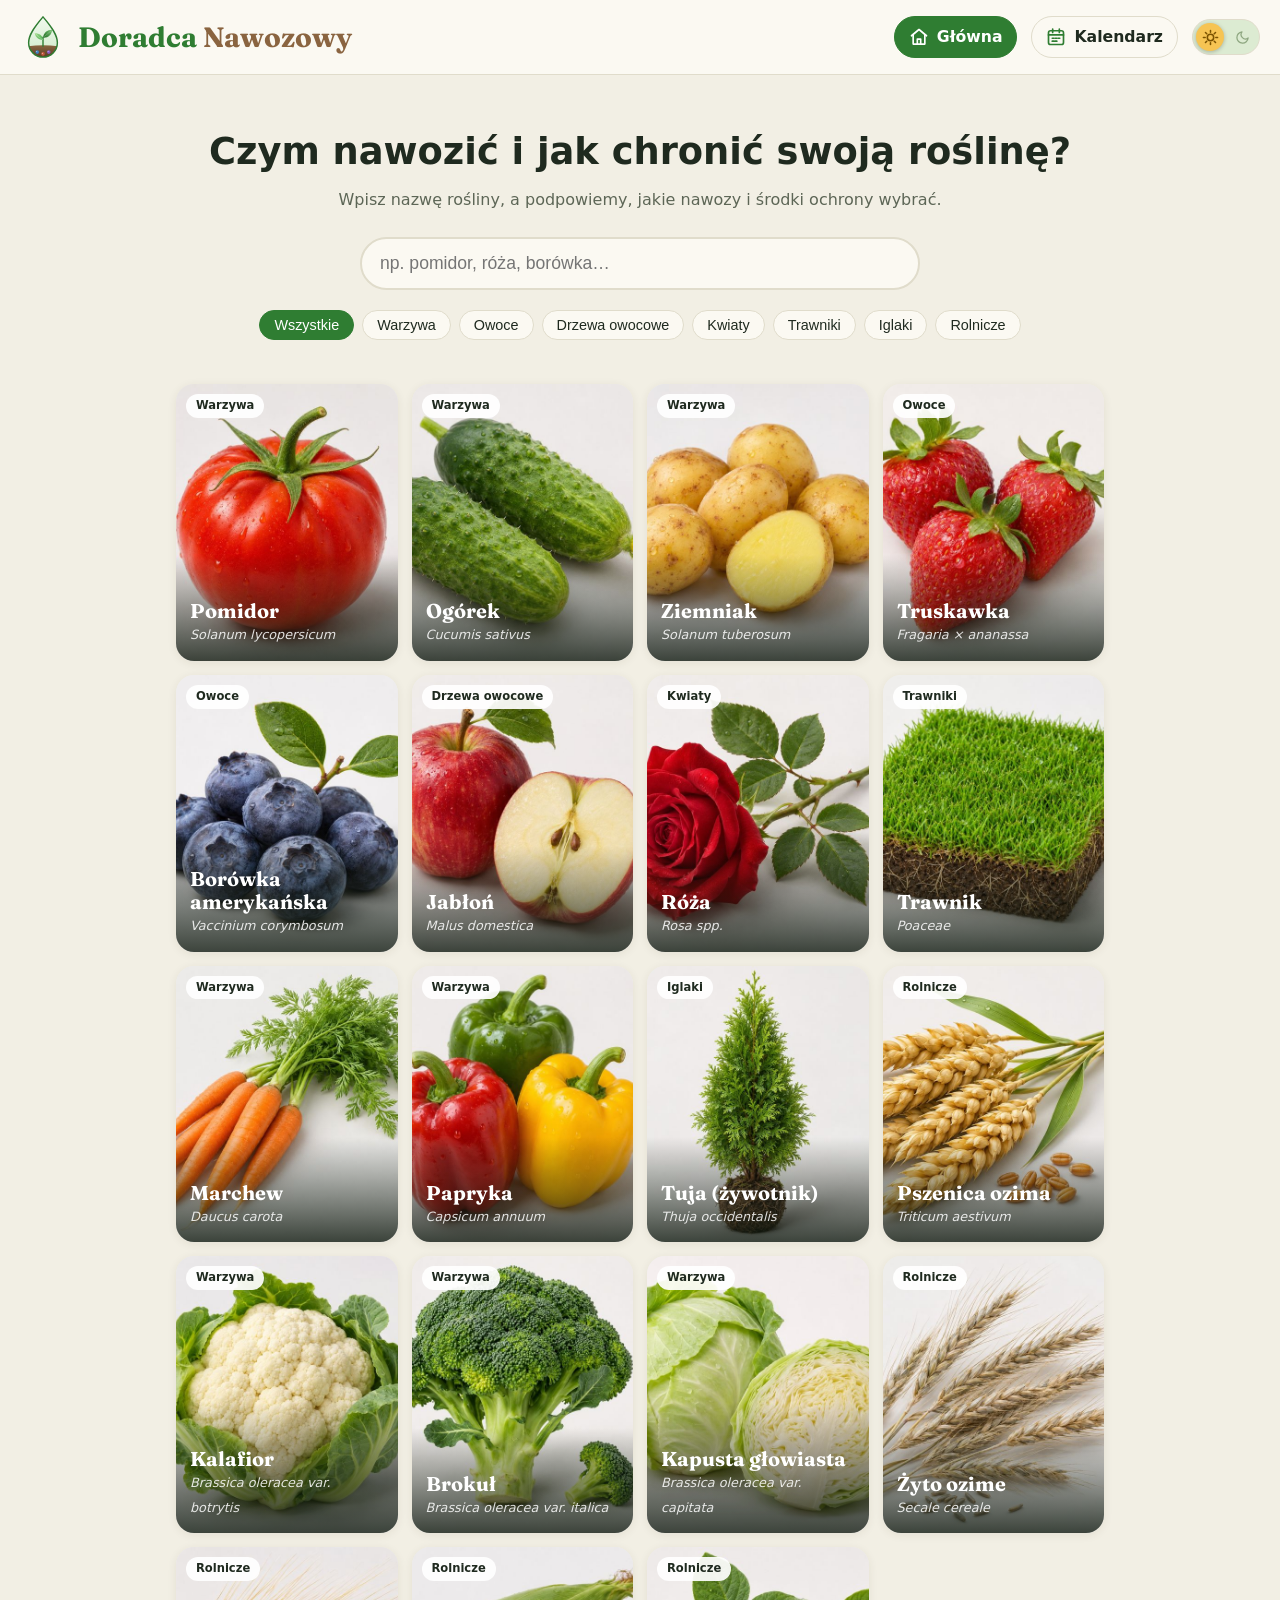
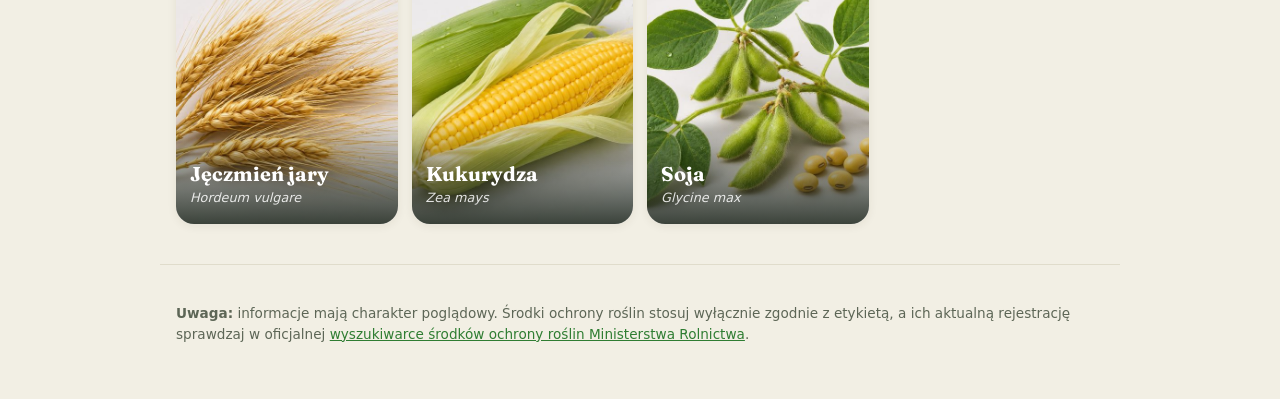
<file: index.html>
<!doctype html>
<html lang="pl">
<head>
  <meta charset="utf-8">
  <meta name="viewport" content="width=device-width, initial-scale=1">
  <title>Doradca Nawozowy</title>
  <meta name="description" content="Wpisz nazwę rośliny i sprawdź, jak ją nawozić i chronić przed chorobami oraz szkodnikami.">
  <link rel="icon" type="image/svg+xml" href="logo/logo.svg">
  <link rel="preconnect" href="https://fonts.googleapis.com">
  <link rel="preconnect" href="https://fonts.gstatic.com" crossorigin>
  <link rel="stylesheet" href="https://fonts.googleapis.com/css2?family=Fraunces:opsz,wght@9..144,700&display=swap">
  <link rel="stylesheet" href="style.css?v=2026-11-24j">
  <link rel="stylesheet" href="kalendarz.css?v=2026-11-24j">
  <script>
    // Zapamiętany motyw ustawiamy przed narysowaniem strony, żeby nie mignęła w złych kolorach.
    try { const m = localStorage.getItem("motyw"); if (m === "jasny" || m === "ciemny") document.documentElement.dataset.motyw = m; } catch (e) {}
  </script>
</head>
<body>
  <header class="naglowek">
    <a href="#" class="logo"><img src="logo/logo.svg" alt="" width="46" height="46"><span>Doradca <span class="logo-n">Nawozowy</span></span></a>
    <nav class="naglowek-prawa" aria-label="Menu">
    <a href="#" id="zakladka-glowna" class="zakladka">
      <svg viewBox="0 0 24 24" fill="none" stroke="currentColor" stroke-width="2" stroke-linecap="round" stroke-linejoin="round" aria-hidden="true"><path d="M3 10.5 12 3l9 7.5"/><path d="M5 9v11.5h14V9"/><path d="M10 20.5v-6h4v6"/></svg>
      <span>Główna</span>
    </a>
    <a href="#kalendarz" id="zakladka-kalendarz" class="zakladka">
      <svg viewBox="0 0 24 24" fill="none" stroke="currentColor" stroke-width="2" stroke-linecap="round" stroke-linejoin="round" aria-hidden="true"><rect x="3" y="4.5" width="18" height="16.5" rx="2.5"/><path d="M3 9.5h18M8 2.5v4M16 2.5v4"/><path d="M7.5 13.5h2M11 13.5h2M14.5 13.5h2M7.5 17h2M11 17h2"/></svg>
      <span>Kalendarz</span>
    </a>
    <button type="button" id="przelacz-motyw" class="przelacz-motyw" role="switch" aria-checked="false" aria-label="Tryb ciemny">
      <span class="tor" aria-hidden="true">
        <svg class="tlo-slonce" viewBox="0 0 24 24" fill="none" stroke="currentColor" stroke-width="2" stroke-linecap="round"><circle cx="12" cy="12" r="4.5"/><path d="M12 2v2.5M12 19.5V22M2 12h2.5M19.5 12H22M4.9 4.9l1.8 1.8M17.3 17.3l1.8 1.8M4.9 19.1l1.8-1.8M17.3 6.7l1.8-1.8"/></svg>
        <svg class="tlo-ksiezyc" viewBox="0 0 24 24" fill="none" stroke="currentColor" stroke-width="2" stroke-linecap="round" stroke-linejoin="round"><path d="M21 12.8A9 9 0 1 1 11.2 3a7 7 0 0 0 9.8 9.8z"/></svg>
        <span class="galka">
          <svg class="ikona-slonce" viewBox="0 0 24 24" fill="none" stroke="currentColor" stroke-width="2.2" stroke-linecap="round"><circle cx="12" cy="12" r="4.5"/><path d="M12 2v2.5M12 19.5V22M2 12h2.5M19.5 12H22M4.9 4.9l1.8 1.8M17.3 17.3l1.8 1.8M4.9 19.1l1.8-1.8M17.3 6.7l1.8-1.8"/></svg>
          <svg class="ikona-ksiezyc" viewBox="0 0 24 24" fill="none" stroke="currentColor" stroke-width="2.2" stroke-linecap="round" stroke-linejoin="round"><path d="M21 12.8A9 9 0 1 1 11.2 3a7 7 0 0 0 9.8 9.8z"/></svg>
        </span>
      </span>
    </button>
    </nav>
  </header>

  <nav id="pasek-powrotu" class="pasek-powrotu" aria-label="Nawigacja" hidden></nav>

  <main>
    <section class="hero">
      <h1>Czym nawozić i jak chronić swoją roślinę?</h1>
      <p class="podtytul">Wpisz nazwę rośliny, a podpowiemy, jakie nawozy i środki ochrony wybrać.</p>

      <div class="szukaj">
        <input id="pole-szukaj" type="search" placeholder="np. pomidor, róża, borówka…" autocomplete="off" aria-label="Nazwa rośliny">
        <ul id="podpowiedzi" class="podpowiedzi" role="listbox" hidden></ul>
      </div>

      <div class="kategorie" id="kategorie"></div>
    </section>

    <section id="wynik" class="wynik" hidden></section>

    <section id="lista" class="lista"></section>
  </main>

  <footer class="stopka">
    <p><strong>Uwaga:</strong> informacje mają charakter poglądowy. Środki ochrony roślin stosuj wyłącznie zgodnie z etykietą,
      a ich aktualną rejestrację sprawdzaj w oficjalnej
      <a href="https://www.gov.pl/web/rolnictwo/wyszukiwarka-srodkow-ochrony-roslin" target="_blank" rel="noopener">wyszukiwarce środków ochrony roślin Ministerstwa Rolnictwa</a>.</p>
  </footer>

  <script src="data/rosliny.js?v=2026-11-24j"></script>
  <script src="data/nawozy.js?v=2026-11-24j"></script>
  <script src="data/naturalne.js?v=2026-11-24j"></script>
  <script src="kalkulator.js?v=2026-11-24j"></script>
  <script src="strona-naturalne.js?v=2026-11-24j"></script>
  <script src="notatka.js?v=2026-11-24j"></script>
  <script src="strona-ph.js?v=2026-11-24j"></script>
  <script src="data/kalendarz.js?v=2026-11-24j"></script>
  <script src="strona-kalendarz.js?v=2026-11-24j"></script>
  <script src="app.js?v=2026-11-24j"></script>
  <script src="motyw.js?v=2026-11-24j"></script>
</body>
</html>
</file>
<file: style.css>
/* ===== Motywy kolorów =====
   Jasny „len i liść”: ciepłe, lniane tło zamiast czystej bieli.
   Ciemny „las nocą”: głęboki mech i ziemia zamiast czystej czerni.
   Domyślnie strona idzie za ustawieniem systemu; przycisk w nagłówku
   ustawia <html data-motyw="jasny|ciemny"> i zapamiętuje wybór. */
:root {
  color-scheme: light;
  --tlo: #f2efe4;
  --karta: #fbf9f2;
  --tekst: #1f2a1f;
  --tekst-slaby: #5d6656;
  --akcent: #2f7d32;
  --akcent-jasny: #e2eed9;
  --na-akcencie: #ffffff;
  --ramka: #e0dccb;
  --ostrzezenie: #fbefd2;
  --braz: #8a6440;
  --cien: 0 2px 10px rgba(60, 50, 20, 0.08);
  --ocena-tak-tlo: #dff3dc; --ocena-tak: #1f6b22;
  --ocena-umiar-tlo: #fff1c9; --ocena-umiar: #7a5a00;
  --ocena-nie-tlo: #fbdcdc; --ocena-nie: #9b2222;
  --N: #3b82c4;
  --P: #c4573b;
  --K: #8a5bc4;
}

@media (prefers-color-scheme: dark) {
  :root:not([data-motyw="jasny"]) {
    color-scheme: dark;
    --tlo: #1a231d;
    --karta: #233028;
    --tekst: #e9ebe0;
    --tekst-slaby: #a9b5a1;
    --akcent: #7cc576;
    --akcent-jasny: #2c3d30;
    --na-akcencie: #13200f;
    --ramka: #354639;
    --ostrzezenie: #3a3222;
    --braz: #d2b48c;
    --cien: 0 2px 12px rgba(0, 0, 0, 0.25);
    --ocena-tak-tlo: #1f3a20; --ocena-tak: #8fdc92;
    --ocena-umiar-tlo: #3a3218; --ocena-umiar: #f0cf6c;
    --ocena-nie-tlo: #3d1f1f; --ocena-nie: #f29b9b;
  }
}
:root[data-motyw="ciemny"] {
  color-scheme: dark;
  --tlo: #1a231d;
  --karta: #233028;
  --tekst: #e9ebe0;
  --tekst-slaby: #a9b5a1;
  --akcent: #7cc576;
  --akcent-jasny: #2c3d30;
  --na-akcencie: #13200f;
  --ramka: #354639;
  --ostrzezenie: #3a3222;
  --braz: #d2b48c;
  --cien: 0 2px 12px rgba(0, 0, 0, 0.25);
  --ocena-tak-tlo: #1f3a20; --ocena-tak: #8fdc92;
  --ocena-umiar-tlo: #3a3218; --ocena-umiar: #f0cf6c;
  --ocena-nie-tlo: #3d1f1f; --ocena-nie: #f29b9b;
}

* { box-sizing: border-box; }
[hidden] { display: none !important; }

body {
  margin: 0;
  font-family: system-ui, -apple-system, "Segoe UI", Roboto, sans-serif;
  background: var(--tlo);
  color: var(--tekst);
  line-height: 1.55;
}

a { color: var(--akcent); }

.naglowek {
  padding: 14px 20px;
  border-bottom: 1px solid var(--ramka);
  background: var(--karta);
}

/* --- Pasek powrotu (przyklejony u góry ekranu) --- */
.pasek-powrotu {
  position: sticky; top: 0; z-index: 20;
  display: flex; gap: 10px; flex-wrap: wrap; align-items: center;
  padding: 10px max(16px, calc((100% - 928px) / 2));
  background: color-mix(in srgb, var(--tlo) 88%, transparent);
  backdrop-filter: blur(8px);
  border-bottom: 1px solid var(--ramka);
}
.powrot {
  display: inline-flex; align-items: center; gap: 8px;
  font: inherit; font-size: 1.05rem; font-weight: 600;
  padding: 10px 20px; min-height: 44px;
  border-radius: 999px; cursor: pointer;
  transition: transform .1s, background .15s;
}
.powrot .strzalka { font-size: 1.3rem; line-height: 1; }
.powrot:active { transform: scale(0.97); }
.powrot-glowny { background: var(--akcent); color: var(--na-akcencie); border: 2px solid var(--akcent); }
.powrot-glowny:hover { filter: brightness(1.08); }
.powrot-roslina { background: var(--karta); color: var(--tekst); border: 2px solid var(--ramka); }
.powrot-roslina:hover { border-color: var(--akcent); }
#wynik { margin-top: 20px; }

/* --- Kalkulator --- */
.kalk { display: grid; grid-template-columns: minmax(0, 1fr) minmax(0, 1.3fr); gap: 20px; margin-top: 8px; }
.kalk-pola { display: grid; gap: 12px; align-content: start; }
.pole { display: grid; gap: 4px; font-size: 0.85rem; color: var(--tekst-slaby); }
.pole input, .pole select {
  font: inherit; font-size: 1rem; color: var(--tekst); background: var(--karta);
  border: 1px solid var(--ramka); border-radius: 10px; padding: 8px 10px; width: 100%;
}
.pole input:focus, .pole select:focus { outline: 2px solid var(--akcent); border-color: transparent; }
.razem { display: grid; grid-template-columns: 1fr 80px; gap: 8px; }
.kalk-wynik { background: var(--tlo); border-radius: 14px; padding: 16px; }
.kalk-wynik h4 { margin: 0 0 10px; }
.kalk-wynik h4 + * { margin-bottom: 18px; }
.skladniki { display: grid; gap: 6px; }
.skladnik { display: grid; grid-template-columns: 12px 1fr auto auto; gap: 10px; align-items: center; font-size: 0.92rem; }
.kropka { width: 10px; height: 10px; border-radius: 50%; }
.tabela { width: 100%; border-collapse: collapse; font-size: 0.92rem; }
.tabela th { text-align: left; font-size: 0.8rem; color: var(--tekst-slaby); font-weight: 600; padding: 6px 4px; border-bottom: 1px solid var(--ramka); }
.tabela td { padding: 10px 4px; border-bottom: 1px solid var(--ramka); vertical-align: top; }
.tabela .liczba { text-align: right; white-space: nowrap; }
.slaby { color: var(--tekst-slaby); font-size: 0.85em; }
.maly { font-size: 0.8rem; margin-bottom: 0; }
.ostrz { background: var(--ostrzezenie); padding: 8px 12px; border-radius: 10px; font-size: 0.9rem; }

.grupa { border: 1px solid var(--ramka); border-radius: 14px; padding: 10px 14px 14px; margin: 0; display: grid; gap: 10px; min-width: 0; }
.grupa legend { font-weight: 600; padding: 0 6px; }
.dwa { display: grid; grid-template-columns: 1fr 1fr; gap: 10px; }
.trzy { display: grid; grid-template-columns: repeat(3, 1fr); gap: 8px; }
.jedn { font-size: 0.75rem; opacity: 0.8; }
.pole select:disabled { opacity: 0.75; background: var(--akcent-jasny); }
.badanie { background: var(--tlo); border-radius: 10px; padding: 10px 12px; }
.badanie summary { cursor: pointer; font-weight: 600; color: var(--akcent); font-size: 0.92rem; }
.badanie[open] { display: grid; gap: 10px; }
.badanie[open] summary { margin-bottom: 2px; }
.link-przycisk { background: none; border: none; color: var(--akcent); cursor: pointer; padding: 0; font: inherit; font-size: 0.85rem; justify-self: start; }
.nat-wynik { background: var(--karta); border-radius: 10px; padding: 10px 12px; margin-bottom: 18px; }
.nat-wynik p { margin: 4px 0; }

/* --- Poradnik: nawozy naturalne --- */
.przelicznik { background: var(--akcent-jasny); border-radius: 14px; padding: 12px 18px; margin: 16px 0; }
.przelicznik h4 { margin: 0 0 6px; }
.przelicznik ul { margin: 0; padding-left: 20px; }
.nat-siatka { display: grid; grid-template-columns: repeat(auto-fill, minmax(260px, 1fr)); gap: 14px; }
.nat-karta { border: 1px solid var(--ramka); border-radius: 14px; padding: 14px 16px; font-size: 0.92rem; }
.nat-karta header { display: flex; gap: 10px; align-items: center; }
.nat-karta h3 { margin: 0 0 4px; font-size: 1.05rem; }
.nat-karta p { margin: 8px 0; }
.nat-ikona { font-size: 2rem; }
.nat-sklad { display: flex; gap: 14px; flex-wrap: wrap; background: var(--tlo); border-radius: 10px; padding: 8px 12px; }
.nat-sklad div { display: flex; align-items: center; gap: 6px; }
.nat-dawka { background: var(--tlo); border-radius: 10px; padding: 8px 12px; }
.ocena { display: inline-block; font-weight: 600; font-size: 0.85rem; padding: 2px 10px; border-radius: 999px; white-space: nowrap; }
.ocena-tak { background: var(--ocena-tak-tlo); color: var(--ocena-tak); }
.ocena-umiar { background: var(--ocena-umiar-tlo); color: var(--ocena-umiar); }
.ocena-nie { background: var(--ocena-nie-tlo); color: var(--ocena-nie); }
.obornik-info { margin-top: 12px; border: 1px solid var(--ramka); border-radius: 12px; padding: 10px 14px; }
.obornik-info p { margin: 6px 0 0; }
.tabela-przewijana { overflow-x: auto; }
.przycisk { display: inline-block; background: var(--akcent); color: var(--na-akcencie); text-decoration: none; padding: 10px 18px; border-radius: 999px; font-weight: 600; }
button.przycisk { border: none; cursor: pointer; font: inherit; font-weight: 600; }
button.przycisk:disabled { opacity: 0.6; cursor: default; }
.przycisk-jasny { background: var(--akcent-jasny); color: var(--tekst); }
.kalk-prawa { display: grid; gap: 12px; align-content: start; min-width: 0; }
.akcje { display: flex; gap: 10px; flex-wrap: wrap; }

/* --- Poradnik: pH --- */
.maly-link { display: block; font-size: 0.82rem; margin-top: 6px; }
.ph-skala { margin: 18px 0 8px; }
.ph-klasy { position: relative; height: 34px; border-radius: 10px; overflow: hidden; }
.ph-klasy div { position: absolute; top: 0; bottom: 0; display: flex; align-items: center; justify-content: center; }
.ph-klasy span { font-size: 0.75rem; font-weight: 600; color: #1b1b1b; white-space: nowrap; overflow: hidden; text-overflow: ellipsis; padding: 0 4px; }
.ph-podzialka, .ph-os { position: relative; height: 20px; display: block; }
.ph-podzialka span, .ph-os span { position: absolute; transform: translateX(-50%); font-size: 0.8rem; color: var(--tekst-slaby); }
.ph-sprawdz { background: var(--tlo); border-radius: 14px; padding: 14px 16px; margin: 16px 0; }
.ph-sprawdz h4 { margin: 0 0 10px; }
.ph-sprawdz p { margin: 10px 0 0; }
.werdykt-ok { background: var(--akcent-jasny); padding: 8px 12px; border-radius: 10px; font-size: 0.9rem; }
.dwa-tekst { display: grid; grid-template-columns: 1fr 1fr; gap: 12px; }
.dwa-tekst div { background: var(--tlo); border-radius: 12px; padding: 10px 14px; font-size: 0.92rem; }
.ph-skutek ul { padding-left: 18px; margin: 8px 0 0; }
.ph-skutek li { margin-bottom: 6px; }
.ph-skutek.kwasna { border-top: 4px solid #e8913a; }
.ph-skutek.zasadowa { border-top: 4px solid #4a8fd4; }
.ph-wykres { display: grid; gap: 4px; }
.ph-wiersz { display: grid; grid-template-columns: 170px 1fr 70px; gap: 10px; align-items: center; text-decoration: none; color: var(--tekst); padding: 4px 6px; border-radius: 8px; font-size: 0.9rem; }
.ph-wiersz:not(.naglowek):hover { background: var(--tlo); }
.ph-wiersz.wybrana { background: var(--akcent-jasny); font-weight: 600; }
.ph-tor { position: relative; height: 12px; background: linear-gradient(90deg, #d9534f33, #e8913a33, #d6c13a33, #5cb85c33, #4a8fd433); border-radius: 999px; }
.ph-pasek { position: absolute; top: 0; bottom: 0; background: var(--akcent); border-radius: 999px; }
.ph-zakres { color: var(--tekst-slaby); font-size: 0.85rem; text-align: right; }
.ph-wiersz.naglowek .ph-tor { background: none; }
@media (max-width: 600px) {
  .ph-wiersz { grid-template-columns: 110px 1fr 56px; font-size: 0.8rem; }
  .dwa-tekst { grid-template-columns: 1fr; }
  .ph-klasy span { font-size: 0.6rem; }
}

/* --- Wydruk notatki: drukujemy tylko #notatka-druk --- */
#notatka-druk { display: none; }
@media print {
  body { background: #fff !important; }
  body > *:not(#notatka-druk) { display: none !important; }
  #notatka-druk { display: block; }
  @page { size: A4; margin: 12mm 15mm; }
}

@media (max-width: 720px) {
  .trzy { grid-template-columns: 1fr 1fr 1fr; }
  .kalk { grid-template-columns: 1fr; }
  .skladnik { grid-template-columns: 12px 1fr auto; }
  .skladnik .slaby { grid-column: 2 / -1; }
}

.naglowek { display: flex; align-items: center; justify-content: space-between; gap: 12px; }
.logo { display: inline-flex; align-items: center; gap: 12px; font-family: "Fraunces", Georgia, "Times New Roman", serif; font-weight: 700; font-size: 1.75rem; line-height: 1.1; text-decoration: none; color: var(--akcent); }
.logo img { width: 46px; height: 46px; flex-shrink: 0; }
.logo .logo-n { color: var(--braz); }
@media (max-width: 420px) { .logo { font-size: 1.3rem; } .logo img { width: 38px; height: 38px; } }

/* --- Przełącznik motywu --- */
/* Suwak: w trybie jasnym gałka-słońce stoi po lewej, w ciemnym gałka-księżyc przesuwa się w prawo. */
.przelacz-motyw { flex: none; padding: 4px; margin: -4px; background: none; border: none; cursor: pointer; border-radius: 999px; }
.przelacz-motyw:focus-visible { outline: 2px solid var(--akcent); outline-offset: 2px; }
.przelacz-motyw .tor {
  --szer: 68px; --gal: 28px;
  position: relative; display: flex; align-items: center; justify-content: space-between;
  width: var(--szer); height: 36px; padding: 0 9px; border-radius: 999px;
  background: #dcebd2; border: 1px solid var(--ramka); color: #6d8a5e;
  transition: background .3s, border-color .3s;
}
.przelacz-motyw:hover .tor { border-color: var(--akcent); }
.przelacz-motyw .tor > svg { width: 15px; height: 15px; opacity: .7; }
.przelacz-motyw .galka {
  position: absolute; top: 3px; left: 3px; width: var(--gal); height: var(--gal); border-radius: 50%;
  display: grid; place-items: center;
  background: #f6c453; color: #7a5200; box-shadow: 0 1px 4px rgba(0, 0, 0, .25);
  transition: transform .3s cubic-bezier(.4, .2, .2, 1.2), background .3s, color .3s;
}
.przelacz-motyw .galka svg { width: 17px; height: 17px; grid-area: 1 / 1; transition: opacity .2s; }
.przelacz-motyw .galka .ikona-ksiezyc { opacity: 0; }
.przelacz-motyw:active .galka { width: calc(var(--gal) + 4px); border-radius: 999px; }

/* Wygląd suwaka w trybie ciemnym (ustawionym ręcznie albo przez system) */
:root[data-motyw="ciemny"] .przelacz-motyw .tor { background: #12201a; border-color: #3d5244; color: #8aa392; }
:root[data-motyw="ciemny"] .przelacz-motyw .galka { transform: translateX(calc(var(--szer) - var(--gal) - 8px)); background: #e4e8d6; color: #2a3a2e; }
:root[data-motyw="ciemny"] .przelacz-motyw .galka .ikona-slonce { opacity: 0; }
:root[data-motyw="ciemny"] .przelacz-motyw .galka .ikona-ksiezyc { opacity: 1; }
@media (prefers-color-scheme: dark) {
  :root:not([data-motyw="jasny"]) .przelacz-motyw .tor { background: #12201a; border-color: #3d5244; color: #8aa392; }
  :root:not([data-motyw="jasny"]) .przelacz-motyw .galka { transform: translateX(calc(var(--szer) - var(--gal) - 8px)); background: #e4e8d6; color: #2a3a2e; }
  :root:not([data-motyw="jasny"]) .przelacz-motyw .galka .ikona-slonce { opacity: 0; }
  :root:not([data-motyw="jasny"]) .przelacz-motyw .galka .ikona-ksiezyc { opacity: 1; }
}
@media (prefers-reduced-motion: reduce) { .przelacz-motyw .galka, .przelacz-motyw .tor { transition: none; } }

main { max-width: 960px; margin: 0 auto; padding: 0 16px 40px; }

.hero { text-align: center; padding: 48px 0 24px; }
.hero h1 { font-size: clamp(1.6rem, 4vw, 2.3rem); margin: 0 0 8px; }
.podtytul { color: var(--tekst-slaby); margin: 0 0 24px; }

.szukaj { position: relative; max-width: 560px; margin: 0 auto; }
#pole-szukaj {
  width: 100%;
  font-size: 1.1rem;
  padding: 14px 18px;
  border: 2px solid var(--ramka);
  border-radius: 999px;
  background: var(--karta);
  color: var(--tekst);
  outline: none;
}
#pole-szukaj:focus { border-color: var(--akcent); }

.podpowiedzi {
  position: absolute;
  left: 0; right: 0; top: calc(100% + 6px);
  margin: 0; padding: 6px;
  list-style: none;
  background: var(--karta);
  border: 1px solid var(--ramka);
  border-radius: 14px;
  box-shadow: var(--cien);
  text-align: left;
  z-index: 10;
}
.podpowiedzi li { padding: 10px 12px; border-radius: 10px; cursor: pointer; display: flex; gap: 10px; align-items: center; }
.podpowiedzi li.aktywna, .podpowiedzi li:hover { background: var(--akcent-jasny); }
.podpowiedzi .lac { color: var(--tekst-slaby); font-style: italic; font-size: 0.9rem; margin-left: auto; }
.podpowiedzi .brak { cursor: default; color: var(--tekst-slaby); }

.kategorie { display: flex; flex-wrap: wrap; gap: 8px; justify-content: center; margin-top: 20px; }
.kategoria {
  border: 1px solid var(--ramka);
  background: var(--karta);
  color: var(--tekst);
  padding: 6px 14px;
  border-radius: 999px;
  cursor: pointer;
  font-size: 0.9rem;
}
.kategoria.wybrana { background: var(--akcent); color: var(--na-akcencie); border-color: var(--akcent); }

/* --- Kafelki roślin: „pocztówki” – zdjęcie na całą kartę, podpis na ciemnym przejściu --- */
.lista {
  display: grid;
  grid-template-columns: repeat(auto-fill, minmax(210px, 1fr));
  gap: 14px;
  margin-top: 20px;
}
.kafel {
  position: relative; display: block; overflow: hidden;
  aspect-ratio: 4 / 5; border-radius: 18px;
  background: #f1f0ec; box-shadow: var(--cien);
  text-decoration: none; color: #fff;
  transition: transform .2s, box-shadow .2s;
}
.kafel:hover { transform: translateY(-3px); box-shadow: 0 10px 26px rgba(30, 40, 20, .22); }
.kafel:focus-visible { outline: 3px solid var(--akcent); outline-offset: 3px; }
.kafel-grafika { display: block; width: 100%; height: 100%; object-fit: cover; transition: transform .4s; }
.kafel:hover .kafel-grafika { transform: scale(1.06); }
.kafel-podpis {
  position: absolute; inset: auto 0 0 0; padding: 44px 14px 14px;
  background: linear-gradient(transparent, rgba(15, 25, 15, .8));
}
.kafel-podpis b { display: block; font-family: "Fraunces", Georgia, serif; font-size: 1.25rem; font-weight: 700; line-height: 1.15; }
.kafel-podpis span { font-size: 0.8rem; font-style: italic; opacity: .85; }
.kafel-kat {
  position: absolute; top: 10px; left: 10px;
  font-size: 0.72rem; font-weight: 700; padding: 3px 10px; border-radius: 999px;
  background: rgba(255, 255, 255, .92); color: #1f2a1f;
}
@media (max-width: 520px) {
  .lista { grid-template-columns: 1fr 1fr; gap: 10px; }
  .kafel { border-radius: 14px; }
  .kafel-podpis { padding: 36px 10px 10px; }
  .kafel-podpis b { font-size: 1.02rem; }
  .kafel-podpis span { display: none; }
}
.podpowiedzi .miniatura { width: 36px; height: 36px; flex: none; border-radius: 8px; object-fit: cover; }

.naglowek-grafika { margin: 0; flex: none; }
.karta-grafika { display: block; width: 200px; height: 150px; object-fit: cover; border-radius: 14px; border: 1px solid var(--ramka); background: #f1f0ec; }
@media (max-width: 640px) { .naglowek-grafika { width: 100%; } .karta-grafika { width: 100%; height: auto; aspect-ratio: 4 / 3; } }

/* --- Karta wyniku --- */
.wynik {
  background: var(--karta);
  border: 1px solid var(--ramka);
  border-radius: 18px;
  padding: 24px;
  box-shadow: var(--cien);
}
.wynik-naglowek { display: flex; gap: 16px; align-items: center; flex-wrap: wrap; }
.wynik-naglowek .ikona { font-size: 3rem; }
.wynik-naglowek h2 { margin: 0; }
.wynik-naglowek .lac { color: var(--tekst-slaby); font-style: italic; }
.wroc { margin-left: auto; background: none; border: 1px solid var(--ramka); color: var(--tekst); padding: 6px 14px; border-radius: 999px; cursor: pointer; }

.info { display: grid; grid-template-columns: repeat(auto-fit, minmax(200px, 1fr)); gap: 12px; margin: 20px 0; }
.info div { background: var(--tlo); border-radius: 12px; padding: 12px 14px; }
.info .etykieta { font-size: 0.8rem; color: var(--tekst-slaby); display: block; }

h3 { margin: 28px 0 12px; font-size: 1.2rem; }

.npk { display: grid; gap: 10px; max-width: 420px; }
.npk-wiersz { display: grid; grid-template-columns: 110px 1fr 70px; align-items: center; gap: 10px; font-size: 0.95rem; }
.pasek { height: 10px; background: var(--tlo); border-radius: 999px; overflow: hidden; }
.pasek span { display: block; height: 100%; border-radius: 999px; }
.poziom { color: var(--tekst-slaby); font-size: 0.85rem; }

.harmonogram { list-style: none; padding: 0; margin: 0; display: grid; gap: 10px; }
.harmonogram li { border-left: 4px solid var(--akcent); padding: 8px 14px; background: var(--tlo); border-radius: 0 10px 10px 0; }
.harmonogram strong { display: block; }

.chipy { display: flex; flex-wrap: wrap; gap: 8px; }
.chip { background: var(--akcent-jasny); padding: 6px 12px; border-radius: 999px; font-size: 0.9rem; }

.problemy { display: grid; gap: 12px; }
.problem { border: 1px solid var(--ramka); border-radius: 14px; padding: 14px 16px; }
.problem h4 { margin: 0 0 8px; display: flex; gap: 8px; align-items: center; flex-wrap: wrap; }
.typ { font-size: 0.75rem; font-weight: 600; text-transform: uppercase; padding: 2px 8px; border-radius: 6px; background: var(--tlo); color: var(--tekst-slaby); }
.problem p { margin: 4px 0; }

.uwaga { background: var(--ostrzezenie); border-radius: 12px; padding: 12px 16px; margin-top: 20px; font-size: 0.92rem; }

.stopka { max-width: 960px; margin: 0 auto; padding: 24px 16px 40px; color: var(--tekst-slaby); font-size: 0.85rem; border-top: 1px solid var(--ramka); }

@media (max-width: 520px) {
  .wynik { padding: 16px; }
  .npk-wiersz { grid-template-columns: 90px 1fr 60px; }
  .wroc { margin-left: 0; }
}

/* ===== Karta rośliny: krok po kroku ===== */
.wynik-naglowek { align-items: flex-start; flex-wrap: nowrap; }
.wynik-tytul { min-width: 0; }
.wynik-tytul h2 { font-family: "Fraunces", Georgia, serif; font-size: clamp(1.7rem, 4vw, 2.2rem); line-height: 1.1; }
.wynik-opis { margin: 10px 0 0; }
.szybkie { display: flex; flex-wrap: wrap; gap: 8px; margin-top: 12px; }
.szybkie span { background: var(--akcent-jasny); border-radius: 999px; padding: 4px 12px; font-size: 0.85rem; }

/* Pasek kroków */
.kroki-nav {
  display: grid; grid-template-columns: repeat(5, 1fr); gap: 0;
  margin: 24px -24px 0; padding: 16px 24px 0; border-top: 1px solid var(--ramka);
  scroll-margin-top: 80px;
}
.krok-przycisk {
  position: relative; display: flex; flex-direction: column; align-items: center; gap: 6px;
  background: none; border: none; cursor: pointer; padding: 4px 2px 12px; font: inherit;
  color: var(--tekst-slaby); font-size: 0.85rem; font-weight: 600;
}
/* linia łącząca kółka */
.krok-przycisk::before {
  content: ""; position: absolute; top: 19px; left: -50%; width: 100%; height: 3px;
  background: var(--ramka); z-index: 0;
}
.krok-przycisk:first-child::before { display: none; }
.krok-nr {
  position: relative; z-index: 1; display: grid; place-items: center;
  width: 32px; height: 32px; border-radius: 50%;
  background: var(--karta); border: 2px solid var(--ramka); color: var(--tekst-slaby);
  transition: background .2s, border-color .2s, color .2s;
}
.krok-przycisk:hover .krok-nr { border-color: var(--akcent); }
.krok-przycisk.zrobiony .krok-nr { background: var(--akcent-jasny); border-color: var(--akcent); color: var(--akcent); }
.krok-przycisk.zrobiony::before, .krok-przycisk.aktywny::before { background: var(--akcent); }
.krok-przycisk.aktywny { color: var(--tekst); }
.krok-przycisk.aktywny .krok-nr { background: var(--akcent); border-color: var(--akcent); color: var(--na-akcencie); box-shadow: 0 0 0 4px var(--akcent-jasny); }
.krok-przycisk.aktywny::after {
  content: ""; position: absolute; bottom: 0; left: 20%; right: 20%; height: 3px; border-radius: 3px; background: var(--akcent);
}
.krok-nazwa { text-align: center; line-height: 1.2; }

/* Treść kroku */
.krok { margin: 0 -24px -24px; padding: 20px 24px 24px; background: var(--tlo); border-top: 1px solid var(--ramka); border-radius: 0 0 18px 18px; }
.krok .info div, .krok .harmonogram li, .krok .kalk-wynik, .krok .badanie { background: var(--karta); }
.krok-naglowek { margin-bottom: 18px; }
.krok-licznik { font-size: 0.78rem; font-weight: 700; text-transform: uppercase; letter-spacing: .06em; color: var(--akcent); }
.krok-naglowek h3 { margin: 2px 0 4px; font-size: 1.45rem; }
.krok-naglowek p { margin: 0; color: var(--tekst-slaby); }
.krok-podtytul { margin: 22px 0 10px; font-size: 1rem; }
.krok .info { margin: 0; }
.krok .npk { background: var(--karta); border-radius: 12px; padding: 14px 16px; max-width: none; }
.krok-stopka { display: flex; justify-content: space-between; align-items: center; gap: 12px; flex-wrap: wrap; margin-top: 24px; padding-top: 18px; border-top: 1px dashed var(--ramka); }
.krok-wstecz { background: none; border: 1px solid var(--ramka); color: var(--tekst); padding: 9px 16px; border-radius: 999px; cursor: pointer; font: inherit; font-weight: 600; }
.krok-wstecz:hover { border-color: var(--akcent); }
.krok-dalej { margin-left: auto; }

/* Oś czasu nawożenia */
.os-czasu { list-style: none; margin: 0; padding: 0; display: grid; gap: 0; }
.os-czasu li { position: relative; display: grid; grid-template-columns: 36px 1fr; gap: 14px; padding-bottom: 18px; }
.os-czasu li:not(:last-child)::before { content: ""; position: absolute; left: 17px; top: 36px; bottom: 0; width: 2px; background: var(--ramka); }
.os-nr { display: grid; place-items: center; width: 36px; height: 36px; border-radius: 50%; background: var(--akcent); color: var(--na-akcencie); font-weight: 700; }
.os-czasu li > div { background: var(--karta); border: 1px solid var(--ramka); border-radius: 12px; padding: 10px 14px; }
.os-czasu p { margin: 4px 0 0; }

/* Ochrona – zwijane karty */
.krok .problem { background: var(--karta); padding: 0; }
.problem summary { display: flex; align-items: center; gap: 10px; flex-wrap: wrap; padding: 12px 16px; cursor: pointer; list-style: none; font-weight: 600; }
.problem summary::-webkit-details-marker { display: none; }
.problem summary::after { content: "+"; margin-left: auto; font-size: 1.3rem; line-height: 1; color: var(--akcent); }
.problem[open] summary::after { content: "–"; }
.problem[open] summary { border-bottom: 1px solid var(--ramka); }
.problem dl { margin: 0; padding: 12px 16px 14px; display: grid; grid-template-columns: max-content 1fr; gap: 6px 14px; }
.problem dt { font-weight: 600; color: var(--tekst-slaby); font-size: 0.9rem; }
.problem dd { margin: 0; }

@media (max-width: 640px) {
  .wynik-naglowek { flex-wrap: wrap; }
  .kroki-nav { margin: 20px -16px 0; padding: 14px 8px 0; }
  .krok { margin: 0 -16px -16px; padding: 18px 16px 20px; }
  .krok-nazwa { font-size: 0.72rem; }
  .krok-przycisk:not(.aktywny) .krok-nazwa { opacity: .8; }
  .problem dl { grid-template-columns: 1fr; gap: 2px; }
  .problem dd { margin-bottom: 8px; }
  .krok-stopka { flex-direction: column-reverse; align-items: stretch; }
  .krok-stopka > * { text-align: center; }
  .krok-dalej { margin-left: 0; }
}

/* Przycisk powrotu w nagłówku karty rośliny (prawy górny róg) */
.wynik-powrot { margin-left: auto; align-self: flex-start; flex: none; font-size: 0.95rem; padding: 8px 16px; min-height: 40px; }
@media (max-width: 640px) {
  .wynik-powrot { order: -1; margin-left: 0; }
}

/* Krok „Wymagania”: podlewanie, odporność, trudność */
.uprawa { display: grid; grid-template-columns: repeat(3, minmax(0, 1fr)); gap: 12px; }
.uprawa-karta { background: var(--karta); border-radius: 12px; padding: 12px 14px; font-size: 0.9rem; }
.uprawa-karta p { margin: 8px 0 0; color: var(--tekst-slaby); }
.uprawa-gora { display: flex; align-items: center; gap: 10px; }
.uprawa-gora > span:nth-child(2) { flex: 1; min-width: 0; }
.uprawa-gora .etykieta { display: block; font-size: 0.78rem; color: var(--tekst-slaby); }
.uprawa-gora b { font-size: 1.05rem; text-transform: capitalize; }
.uprawa-ikona { font-size: 1.5rem; line-height: 1; }
.uprawa-mroz { border-top: 1px dashed var(--ramka); padding-top: 8px; }
.skala { display: inline-flex; gap: 4px; flex: none; }
.skala i { width: 10px; height: 10px; border-radius: 50%; background: var(--ramka); }
.skala.woda i.pelna { background: var(--N); }
.skala.tarcza i.pelna { background: var(--akcent); }
.skala.trud i.pelna { background: #d98a3a; }
.trudnosc-1 { color: var(--akcent); }
.trudnosc-2 { color: #c98a22; }
.trudnosc-3 { color: var(--P); }
@media (max-width: 760px) { .uprawa { grid-template-columns: 1fr; } }

/* Przyciski powrotu w nagłówku kalendarza i poradników */
.wynik-powroty { margin-left: auto; align-self: flex-start; display: flex; gap: 8px; flex-wrap: nowrap; flex: none; justify-content: flex-end; }
.wynik-powroty .wynik-powrot { white-space: nowrap; }
.wynik-powroty .wynik-powrot { margin-left: 0; }
@media (max-width: 640px) {
  .wynik-powroty { order: -1; margin-left: 0; width: 100%; flex-wrap: wrap; justify-content: flex-start; }
}
</file>
<file: kalendarz.css>
/* ===== Zakładki w nagłówku ===== */
.naglowek-prawa { display: flex; align-items: center; gap: 14px; }
.zakladka {
  display: inline-flex; align-items: center; gap: 8px;
  padding: 8px 14px; min-height: 40px; border-radius: 999px;
  color: var(--tekst); text-decoration: none; font-weight: 600; font-size: 0.98rem;
  border: 1px solid var(--ramka); background: var(--karta);
  transition: border-color .15s, background .15s;
}
.zakladka svg { width: 20px; height: 20px; color: var(--akcent); flex: none; }
.zakladka:hover { border-color: var(--akcent); }
.zakladka:focus-visible { outline: 2px solid var(--akcent); outline-offset: 2px; }
.zakladka.aktywna { background: var(--akcent); border-color: var(--akcent); color: var(--na-akcencie); }
.zakladka.aktywna svg { color: var(--na-akcencie); }
@media (max-width: 480px) {
  .zakladka { padding: 8px 10px; }
  .zakladka span { position: absolute; width: 1px; height: 1px; overflow: hidden; clip: rect(0 0 0 0); }
  .naglowek-prawa { gap: 10px; }
}

/* ===== Kalendarz prac – kolory typów (jasny i ciemny motyw) ===== */
:root {
  --t-siew: #a8691d;        --t-siew-tlo: #f8ead3;
  --t-nawozenie: #2f7d32;   --t-nawozenie-tlo: #e0efd8;
  --t-ochrona: #b8342a;     --t-ochrona-tlo: #f9e0dc;
  --t-pielegnacja: #2e6fae; --t-pielegnacja-tlo: #dde9f6;
  --t-zbior: #7a4bb3;       --t-zbior-tlo: #ece2f7;
}
@media (prefers-color-scheme: dark) {
  :root:not([data-motyw="jasny"]) {
    --t-siew: #e8b46a;        --t-siew-tlo: #3d3020;
    --t-nawozenie: #8fd389;   --t-nawozenie-tlo: #22382a;
    --t-ochrona: #f19a8e;     --t-ochrona-tlo: #42242a;
    --t-pielegnacja: #8dbdf0; --t-pielegnacja-tlo: #1f3044;
    --t-zbior: #c6a3ef;       --t-zbior-tlo: #33284a;
  }
}
:root[data-motyw="ciemny"] {
  --t-siew: #e8b46a;        --t-siew-tlo: #3d3020;
  --t-nawozenie: #8fd389;   --t-nawozenie-tlo: #22382a;
  --t-ochrona: #f19a8e;     --t-ochrona-tlo: #42242a;
  --t-pielegnacja: #8dbdf0; --t-pielegnacja-tlo: #1f3044;
  --t-zbior: #c6a3ef;       --t-zbior-tlo: #33284a;
}
.typ-siew { --t: var(--t-siew); --t-tlo: var(--t-siew-tlo); }
.typ-nawozenie { --t: var(--t-nawozenie); --t-tlo: var(--t-nawozenie-tlo); }
.typ-ochrona { --t: var(--t-ochrona); --t-tlo: var(--t-ochrona-tlo); }
.typ-pielegnacja { --t: var(--t-pielegnacja); --t-tlo: var(--t-pielegnacja-tlo); }
.typ-zbior { --t: var(--t-zbior); --t-tlo: var(--t-zbior-tlo); }

/* Pasek miesięcy */
.kal-miesiace {
  display: grid; grid-template-columns: repeat(12, minmax(52px, 1fr)); gap: 6px;
  margin: 22px 0 14px; overflow-x: auto; padding: 12px 2px 6px; scroll-margin-top: 80px;
}
.kal-miesiac {
  position: relative; display: flex; flex-direction: column; align-items: center; gap: 2px;
  font: inherit; padding: 8px 4px 7px; border-radius: 12px; cursor: pointer;
  background: var(--tlo); color: var(--tekst); border: 1px solid var(--ramka);
}
.kal-miesiac:hover { border-color: var(--akcent); }
.kal-m-nazwa { font-weight: 700; text-transform: capitalize; font-size: 0.95rem; }
.kal-m-liczba { font-size: 0.75rem; color: var(--tekst-slaby); }
.kal-miesiac.aktywny { background: var(--akcent); border-color: var(--akcent); color: var(--na-akcencie); }
.kal-miesiac.aktywny .kal-m-liczba { color: var(--na-akcencie); opacity: .85; }
.kal-teraz {
  position: absolute; top: -9px; left: 50%; transform: translateX(-50%);
  font-size: 0.62rem; font-weight: 700; text-transform: uppercase; letter-spacing: .04em;
  background: var(--braz); color: #fff; padding: 1px 6px; border-radius: 999px; white-space: nowrap;
}

/* Filtry */
.kal-filtry { display: flex; flex-wrap: wrap; gap: 10px 16px; align-items: center; justify-content: space-between; }
.kal-filtr { display: flex; flex-wrap: wrap; gap: 6px; }
.kal-chip {
  font: inherit; font-size: 0.85rem; padding: 6px 12px; border-radius: 999px; cursor: pointer;
  background: var(--karta); color: var(--tekst); border: 1px solid var(--ramka);
}
.kal-chip:hover { border-color: var(--t, var(--akcent)); }
.kal-chip.wybrany { background: var(--t-tlo, var(--akcent-jasny)); border-color: var(--t, var(--akcent)); color: var(--t, var(--tekst)); font-weight: 600; }
.kal-kategoria { font-size: 0.88rem; color: var(--tekst-slaby); display: flex; gap: 8px; align-items: center; }
.kal-kategoria select { font: inherit; color: var(--tekst); background: var(--karta); border: 1px solid var(--ramka); border-radius: 10px; padding: 6px 10px; }

/* Lista prac w miesiącu */
.kal-tytul { text-transform: capitalize; display: flex; align-items: baseline; gap: 10px; }
.kal-tytul span { text-transform: none; font-size: 0.9rem; font-weight: 400; color: var(--tekst-slaby); }
.kal-pusto { background: var(--tlo); border-radius: 12px; padding: 16px; color: var(--tekst-slaby); }
.kal-siatka { display: grid; grid-template-columns: repeat(auto-fill, minmax(290px, 1fr)); gap: 12px; }
.kal-roslina { border: 1px solid var(--ramka); border-radius: 14px; padding: 12px 14px; background: var(--karta); }
.kal-ogolne { background: var(--akcent-jasny); border-color: transparent; margin-bottom: 12px; }
.kal-roslina-naglowek { display: flex; align-items: center; gap: 10px; color: var(--tekst); text-decoration: none; margin-bottom: 8px; }
a.kal-roslina-naglowek:hover b { color: var(--akcent); }
.kal-roslina-naglowek .kat { display: block; font-size: 0.78rem; color: var(--tekst-slaby); }
.kal-grafika { width: 48px; height: 48px; flex: none; border-radius: 10px; object-fit: cover; }
.kal-ogolne-ikona { font-size: 1.8rem; width: 48px; text-align: center; }
.kal-strzalka { margin-left: auto; color: var(--tekst-slaby); }
.kal-prace { list-style: none; margin: 0; padding: 0; display: grid; gap: 8px; }
.kal-praca {
  display: grid; gap: 3px; padding: 8px 10px; font-size: 0.92rem; line-height: 1.45;
  border-left: 3px solid var(--t); background: var(--tlo); border-radius: 0 10px 10px 0;
}
.kal-typ { justify-self: start; font-size: 0.72rem; font-weight: 700; text-transform: uppercase; letter-spacing: .03em; color: var(--t); }

/* Przegląd roku */
.kal-rok-przewijany { overflow-x: auto; border: 1px solid var(--ramka); border-radius: 14px; }
.kal-rok { width: 100%; border-collapse: collapse; font-size: 0.85rem; min-width: 640px; }
.kal-rok th, .kal-rok td { padding: 5px 4px; border-bottom: 1px solid var(--ramka); text-align: center; }
.kal-rok tbody tr:last-child > * { border-bottom: none; }
.kal-rok thead th { background: var(--karta); }
.kal-rok thead button { font: inherit; font-weight: 700; background: none; border: none; color: var(--tekst); cursor: pointer; padding: 4px 6px; border-radius: 8px; }
.kal-rok thead button:hover { background: var(--akcent-jasny); }
.kal-rok th[scope="row"] { text-align: left; white-space: nowrap; padding-left: 10px; }
.kal-rok th[scope="row"] a { display: inline-flex; align-items: center; gap: 6px; color: var(--tekst); text-decoration: none; font-weight: 600; }
.kal-rok th[scope="row"] a:hover { color: var(--akcent); }
.kal-mini { width: 26px; height: 26px; border-radius: 6px; object-fit: cover; flex: none; }
.kal-rok td { cursor: pointer; min-width: 38px; }
.kal-rok td:hover { background: var(--akcent-jasny); }
.kal-rok td.teraz { background: color-mix(in srgb, var(--braz) 8%, transparent); }
.kal-rok thead .teraz button { color: var(--braz); }
.kal-rok .wybrany { background: var(--akcent-jasny); }
.kal-rok thead .wybrany button { background: var(--akcent); color: var(--na-akcencie); }
.kal-kropka { display: inline-block; width: 9px; height: 9px; border-radius: 50%; background: var(--t); margin: 1px; vertical-align: middle; }
.kal-legenda { display: flex; flex-wrap: wrap; gap: 6px 16px; margin-top: 10px; font-size: 0.82rem; color: var(--tekst-slaby); }
.kal-legenda > span { display: inline-flex; align-items: center; gap: 4px; }
.kal-uwaga { margin-top: 20px; }

/* Przyciski-nagłówki roślin (w widoku miesiąca i w tabeli roku) */
button.kal-roslina-naglowek {
  width: 100%; font: inherit; text-align: left; cursor: pointer;
  background: none; border: none; padding: 0; border-radius: 10px;
}
button.kal-roslina-naglowek:hover b { color: var(--akcent); }
button.kal-roslina-naglowek:focus-visible { outline: 2px solid var(--akcent); outline-offset: 3px; }
.kal-strzalka { font-size: 0.8rem; white-space: nowrap; }
button.kal-roslina-naglowek:hover .kal-strzalka { color: var(--akcent); }
.kal-rok th[scope="row"] button {
  display: inline-flex; align-items: center; gap: 6px; font: inherit; font-weight: 600;
  color: var(--tekst); background: none; border: none; cursor: pointer; padding: 2px 4px; border-radius: 6px;
}
.kal-rok th[scope="row"] button:hover { color: var(--akcent); }

/* ===== Ekran startowy: wybór rośliny ===== */
.kal-start { margin-top: 8px; }
.kal-start-tytul { font-size: 1.4rem; margin: 22px 0 4px; }
.kal-start-kat { margin: 22px 0 10px; font-size: 0.8rem; font-weight: 700; text-transform: uppercase; letter-spacing: .05em; color: var(--braz); }
.kal-kafle { display: grid; grid-template-columns: repeat(auto-fill, minmax(165px, 1fr)); gap: 12px; }
.kal-kafel {
  display: flex; flex-direction: column; overflow: hidden; text-decoration: none; color: var(--tekst);
  background: var(--karta); border: 1px solid var(--ramka); border-radius: 16px;
  transition: transform .15s, border-color .15s, box-shadow .15s;
}
.kal-kafel:hover { transform: translateY(-3px); border-color: var(--akcent); box-shadow: var(--cien); }
.kal-kafel:focus-visible { outline: 3px solid var(--akcent); outline-offset: 2px; }
.kal-kafel-foto { width: 100%; height: auto; aspect-ratio: 4 / 3; object-fit: cover; display: block; background: var(--tlo); }
.kal-kafel-tekst { display: grid; gap: 2px; padding: 10px 12px 12px; }
.kal-kafel-tekst b { font-size: 1.02rem; }
.kal-kafel-info { font-size: 0.8rem; color: var(--tekst-slaby); }
.kal-kafel-teraz { justify-self: start; margin-top: 4px; font-size: 0.75rem; font-weight: 700; padding: 2px 9px; border-radius: 999px; background: var(--braz); color: #fff; }
.kal-kafel-teraz.pusto { background: var(--tlo); color: var(--tekst-slaby); font-weight: 600; }
.kal-wszystkie-karta {
  display: flex; align-items: center; gap: 14px; margin-top: 26px; padding: 16px 18px;
  border-radius: 16px; background: var(--akcent-jasny); color: var(--tekst); text-decoration: none;
  border: 1px solid transparent; transition: border-color .15s;
}
.kal-wszystkie-karta:hover { border-color: var(--akcent); }
.kal-wszystkie-karta > span:nth-child(2) { display: grid; gap: 2px; }
.kal-wszystkie-ikona { font-size: 1.8rem; }

/* Pasek nad widokiem rośliny / miesiąca */
.kal-pasek-wyboru { display: flex; flex-wrap: wrap; gap: 10px 18px; align-items: center; justify-content: space-between; margin: 18px 0 14px; padding: 10px 14px; border-radius: 14px; background: var(--tlo); }
.kal-zmien { font-weight: 700; text-decoration: none; padding: 8px 14px; border-radius: 999px; border: 2px solid var(--akcent); color: var(--akcent); }
.kal-zmien:hover { background: var(--akcent); color: var(--na-akcencie); }
.kal-szybki-wybor { display: flex; align-items: center; gap: 8px; font-size: 0.9rem; color: var(--tekst-slaby); }
.kal-szybki-wybor select { font: inherit; font-size: 0.95rem; color: var(--tekst); background: var(--karta); border: 1px solid var(--ramka); border-radius: 10px; padding: 7px 10px; }
.kal-filtry { margin-bottom: 4px; }

/* ===== Widok rośliny: profil ===== */
.kal-profil { display: grid; grid-template-columns: 220px 1fr; gap: 20px; align-items: center; margin-top: 18px; padding: 16px; border-radius: 18px; background: var(--akcent-jasny); }
.kal-duza { width: 100%; height: auto; aspect-ratio: 4 / 3; object-fit: cover; border-radius: 14px; display: block; }
.kal-profil h3 { margin: 2px 0 0; font-size: 1.6rem; }
.kal-profil p { margin: 10px 0 14px; }
.kal-profil-kat { font-size: 0.75rem; font-weight: 700; text-transform: uppercase; letter-spacing: .05em; color: var(--braz); }
.kal-profil .lac { color: var(--tekst-slaby); font-style: italic; }
.kal-profil-akcje { display: flex; gap: 10px; flex-wrap: wrap; }

/* Rok w skrócie (wykres Gantta) */
.kal-gantt { border: 1px solid var(--ramka); border-radius: 14px; padding: 8px 10px; overflow-x: auto; display: grid; gap: 4px; }
.kal-gantt-wiersz { display: grid; grid-template-columns: 150px repeat(12, minmax(34px, 1fr)); align-items: center; min-width: 600px; }
.kal-gantt-naglowek button {
  font: inherit; font-size: 0.8rem; font-weight: 700; background: none; border: none; color: var(--tekst);
  cursor: pointer; padding: 4px 0; border-radius: 6px;
}
.kal-gantt-naglowek button:hover { background: var(--akcent-jasny); }
.kal-gantt-naglowek button.teraz { color: var(--na-akcencie); background: var(--braz); }
.kal-gantt-etykieta { font-size: 0.82rem; font-weight: 600; color: var(--t); white-space: nowrap; }
.kal-gantt-kom { height: 22px; display: flex; align-items: center; }
.kal-gantt-kom.teraz { background: color-mix(in srgb, var(--braz) 10%, transparent); }
.kal-gantt-pasek { display: block; width: 100%; height: 12px; background: var(--t); opacity: .85; }
.kal-gantt-pasek.poczatek { border-top-left-radius: 999px; border-bottom-left-radius: 999px; margin-left: 3px; }
.kal-gantt-pasek.koniec { border-top-right-radius: 999px; border-bottom-right-radius: 999px; margin-right: 3px; }

/* Miesiąc po miesiącu (oś czasu) */
.kal-os { list-style: none; margin: 0; padding: 0 0 0 18px; border-left: 3px solid var(--ramka); display: grid; gap: 16px; }
.kal-os-miesiac { position: relative; scroll-margin-top: 90px; }
.kal-os-miesiac::before {
  content: ""; position: absolute; left: -27px; top: 6px; width: 13px; height: 13px; border-radius: 50%;
  background: var(--karta); border: 3px solid var(--ramka);
}
.kal-os-miesiac.teraz::before { background: var(--braz); border-color: var(--braz); }
.kal-os-naglowek { display: flex; align-items: center; gap: 10px; margin-bottom: 8px; }
.kal-os-nazwa { font-weight: 700; font-size: 1.05rem; text-transform: capitalize; }
.kal-teraz-znacznik { font-size: 0.68rem; font-weight: 700; text-transform: uppercase; letter-spacing: .04em; background: var(--braz); color: #fff; padding: 2px 8px; border-radius: 999px; }
.kal-teraz-znacznik.nastepny { background: none; color: var(--braz); border: 1px solid var(--braz); }

.kal-tytul.bez-wielkich { text-transform: none; }
.kal-info { background: var(--tlo); border-radius: 12px; padding: 10px 14px; margin: 0 0 14px; font-size: 0.92rem; }

/* Najważniejsze o roślinie */
.kal-fakty { display: grid; grid-template-columns: repeat(auto-fill, minmax(220px, 1fr)); gap: 10px; }
.kal-fakt { background: var(--tlo); border-radius: 12px; padding: 10px 12px; display: grid; gap: 3px; align-content: start; }
.kal-fakt-etykieta { font-size: 0.78rem; color: var(--tekst-slaby); }
.kal-fakt-wartosc { font-weight: 600; display: flex; flex-wrap: wrap; gap: 4px 12px; }
.kal-fakt-opis { font-size: 0.85rem; color: var(--tekst-slaby); line-height: 1.4; }
.kal-fakt-link { font-size: 0.85rem; justify-self: start; }
.kal-skala { color: var(--akcent); letter-spacing: 2px; }
.kal-skala span { color: var(--ramka); }
.kal-npk { font-weight: 500; }
.kal-podtytul { margin: 20px 0 10px; }
.kal-problemy { display: grid; gap: 8px; }
.kal-problem { border: 1px solid var(--ramka); border-radius: 12px; padding: 10px 14px; background: var(--karta); }
.kal-problem summary { cursor: pointer; display: flex; gap: 8px; align-items: center; flex-wrap: wrap; }
.kal-problem p { margin: 8px 0 0; font-size: 0.92rem; }

@media (max-width: 640px) {
  .kal-miesiace { grid-template-columns: repeat(12, 58px); }
  .kal-siatka { grid-template-columns: 1fr; }
  .kal-kafle { grid-template-columns: repeat(2, 1fr); }
  .kal-profil { grid-template-columns: 1fr; }
}
@media (max-width: 560px) {
  .naglowek { flex-wrap: wrap; }
}
</file>
